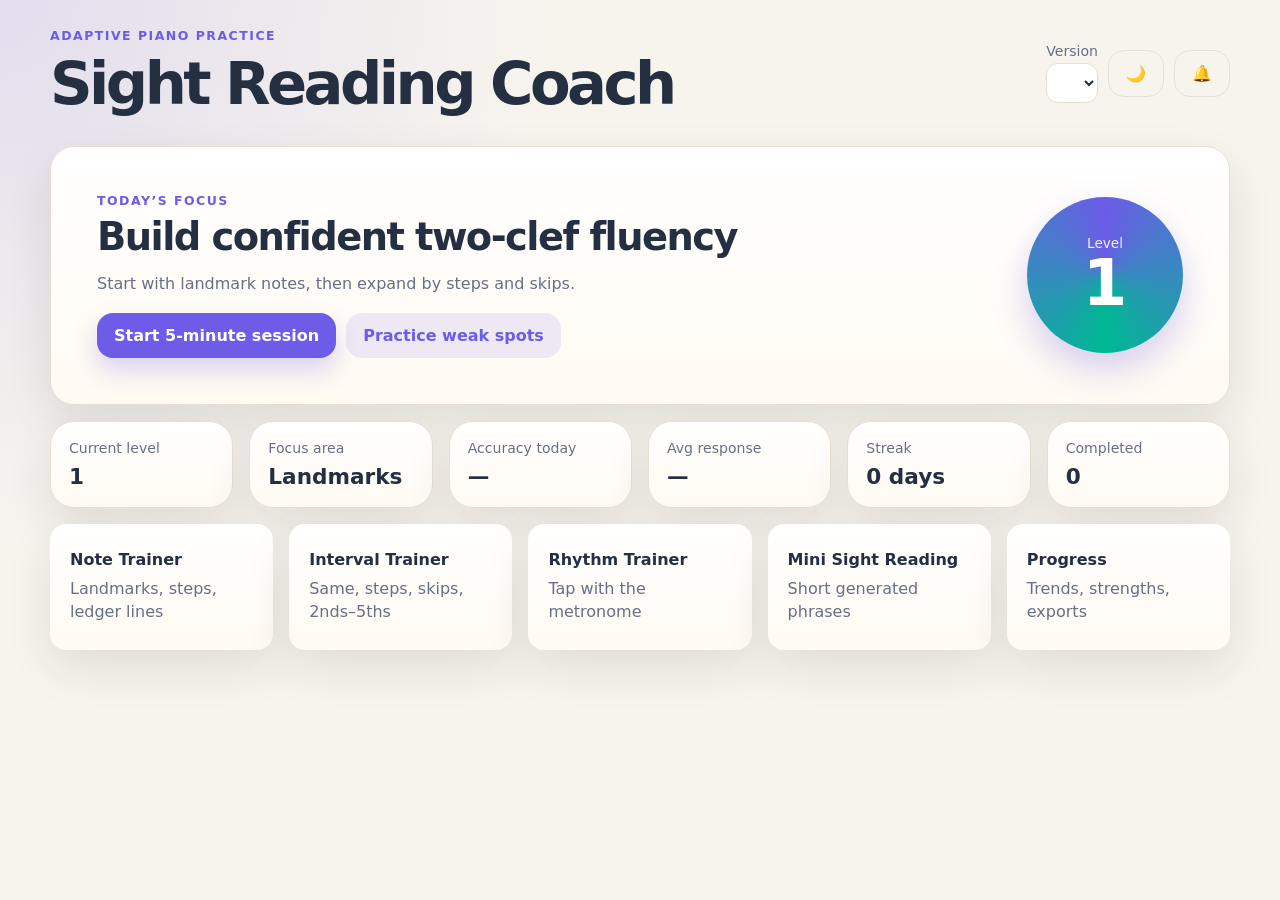
<file: index.html>
<!DOCTYPE html>
<html lang="en">
<head>
  <meta charset="UTF-8" />
  <meta name="viewport" content="width=device-width, initial-scale=1.0" />
  <title>Sight Reading Coach</title>
  <link rel="stylesheet" href="styles.css" />
</head>
<body>
  <div class="app-shell">
    <header class="topbar">
      <div>
        <p class="eyebrow">Adaptive piano practice</p>
        <h1>Sight Reading Coach</h1>
      </div>
      <div class="top-actions">
        <label class="version-picker">Version
          <select id="versionSelect" aria-label="Switch app version"></select>
        </label>
        <button id="themeToggle" class="ghost-btn" type="button" aria-label="Toggle dark or light mode">🌙</button>
        <button id="soundToggle" class="ghost-btn" type="button" aria-label="Toggle sound">🔔</button>
      </div>
    </header>

    <main>
      <section id="dashboard" class="view active" aria-labelledby="dashboardTitle">
        <div class="hero card">
          <div>
            <p class="eyebrow">Today’s focus</p>
            <h2 id="dashboardTitle">Build confident two-clef fluency</h2>
            <p id="suggestionText" class="muted">Start with landmark notes, then expand by steps and skips.</p>
            <div class="hero-actions">
              <button id="startSessionBtn" class="primary-btn" type="button">Start 5-minute session</button>
              <button id="weakSpotsBtn" class="secondary-btn" type="button">Practice weak spots</button>
            </div>
          </div>
          <div class="level-ring" aria-label="Current level">
            <span>Level</span>
            <strong id="levelRing">1</strong>
          </div>
        </div>

        <div class="stats-grid" aria-label="Practice summary">
          <article class="stat-card"><span>Current level</span><strong id="statLevel">1</strong></article>
          <article class="stat-card"><span>Focus area</span><strong id="statFocus">Landmarks</strong></article>
          <article class="stat-card"><span>Accuracy today</span><strong id="statAccuracy">—</strong></article>
          <article class="stat-card"><span>Avg response</span><strong id="statResponse">—</strong></article>
          <article class="stat-card"><span>Streak</span><strong id="statStreak">0 days</strong></article>
          <article class="stat-card"><span>Completed</span><strong id="statCompleted">0</strong></article>
        </div>

        <nav class="mode-grid" aria-label="Quick practice modes">
          <button data-mode="note" class="mode-card"><strong>Note Trainer</strong><span>Landmarks, steps, ledger lines</span></button>
          <button data-mode="interval" class="mode-card"><strong>Interval Trainer</strong><span>Same, steps, skips, 2nds–5ths</span></button>
          <button data-mode="rhythm" class="mode-card"><strong>Rhythm Trainer</strong><span>Tap with the metronome</span></button>
          <button data-mode="sight" class="mode-card"><strong>Mini Sight Reading</strong><span>Short generated phrases</span></button>
          <button data-mode="progress" class="mode-card"><strong>Progress</strong><span>Trends, strengths, exports</span></button>
        </nav>
      </section>

      <section id="practice" class="view" aria-live="polite">
        <div class="practice-layout">
          <article class="card trainer-card">
            <div class="trainer-header">
              <div>
                <p id="modeLabel" class="eyebrow">Note Trainer</p>
                <h2 id="promptText">Name the note</h2>
              </div>
              <div class="session-pill" id="sessionPill">Free practice</div>
            </div>
            <div id="notationArea" class="notation-area" role="img" aria-label="Music notation exercise"></div>
            <div id="phraseProgress" class="phrase-progress hidden" aria-label="Phrase progress"></div>
            <div id="answerArea" class="answer-area"></div>
            <div id="feedback" class="feedback neutral">Choose an answer to begin.</div>
            <div class="trainer-actions">
              <button id="explainBtn" class="ghost-btn" type="button">Explain this note</button>
              <button id="nextBtn" class="secondary-btn" type="button">Next</button>
              <button id="endSessionBtn" class="ghost-btn" type="button">Back to dashboard</button>
            </div>
          </article>
          <aside class="card coach-card">
            <h3>Coach tip</h3>
            <p id="coachTip">Use landmark notes first: Middle C, Treble G, and Bass F. Then read by distance.</p>
            <label>Manual level override
              <select id="levelOverride" aria-label="Manual level override"></select>
            </label>
            <div class="mini-keyboard" aria-hidden="true">
              <span>C</span><span>D</span><span>E</span><span>F</span><span>G</span><span>A</span><span>B</span>
            </div>
          </aside>
        </div>
      </section>

      <section id="progressView" class="view">
        <div class="section-title">
          <div><p class="eyebrow">Analytics</p><h2>Progress dashboard</h2></div>
          <button id="backFromProgress" class="secondary-btn" type="button">Back</button>
        </div>
        <div class="progress-grid">
          <article class="card"><h3>Recent accuracy</h3><div id="accuracyChart" class="bar-chart"></div></article>
          <article class="card"><h3>Response time trend</h3><div id="timeChart" class="bar-chart"></div></article>
          <article class="card"><h3>Strongest notes</h3><ul id="strongNotes" class="insight-list"></ul></article>
          <article class="card"><h3>Needs review</h3><ul id="weakNotes" class="insight-list"></ul></article>
          <article class="card"><h3>Clef fluency</h3><p id="clefSummary" class="muted"></p></article>
          <article class="card"><h3>Next-level projection</h3><p id="projectionText" class="muted"></p></article>
        </div>
        <div class="settings card">
          <h3>Settings and data</h3>
          <div class="settings-row">
            <button id="exportBtn" class="secondary-btn" type="button">Export Progress JSON</button>
            <label class="import-label">Import Progress JSON<input id="importInput" type="file" accept="application/json" /></label>
            <button id="resetBtn" class="danger-btn" type="button">Reset Progress</button>
          </div>
        </div>
      </section>

      <section id="summaryView" class="view">
        <article class="card summary-card">
          <p class="eyebrow">Session complete</p>
          <h2>Great practice!</h2>
          <div id="sessionSummary" class="summary-grid"></div>
          <button id="summaryHomeBtn" class="primary-btn" type="button">Return to dashboard</button>
        </article>
      </section>
    </main>
  </div>

  <template id="answerButtonTemplate"><button class="answer-btn" type="button"></button></template>
  <script src="app.js"></script>
</body>
</html>
</file>
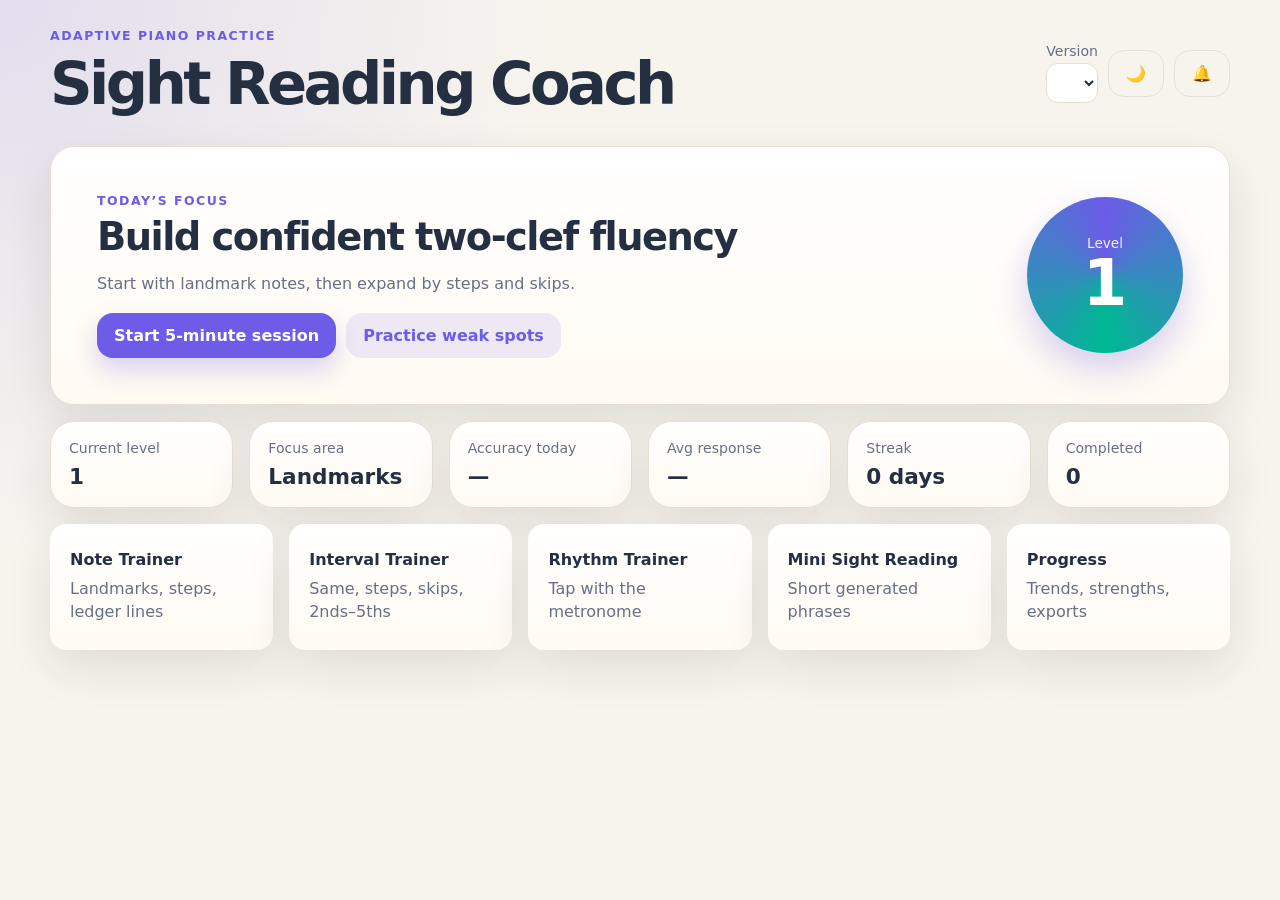
<file: archive/index.html>
<!DOCTYPE html>
<html lang="en">
<head>
  <meta charset="UTF-8">
  <meta name="viewport" content="width=device-width, initial-scale=1.0">
  <meta http-equiv="refresh" content="0; url=../index.html">
  <title>Return to Sight Reading Coach</title>
  <style>body{font-family:system-ui,sans-serif;background:#f7f4ee;color:#243042;display:grid;place-items:center;min-height:100vh;margin:0}.card{background:white;border-radius:24px;padding:32px;box-shadow:0 18px 45px rgba(0,0,0,.1)}a{color:#6c5ce7;font-weight:800}</style>
</head>
<body><main class="card"><h1>Returning to Sight Reading Coach…</h1><p>If you are not redirected, <a href="../index.html">open the current version</a>.</p></main></body>
</html>
</file>
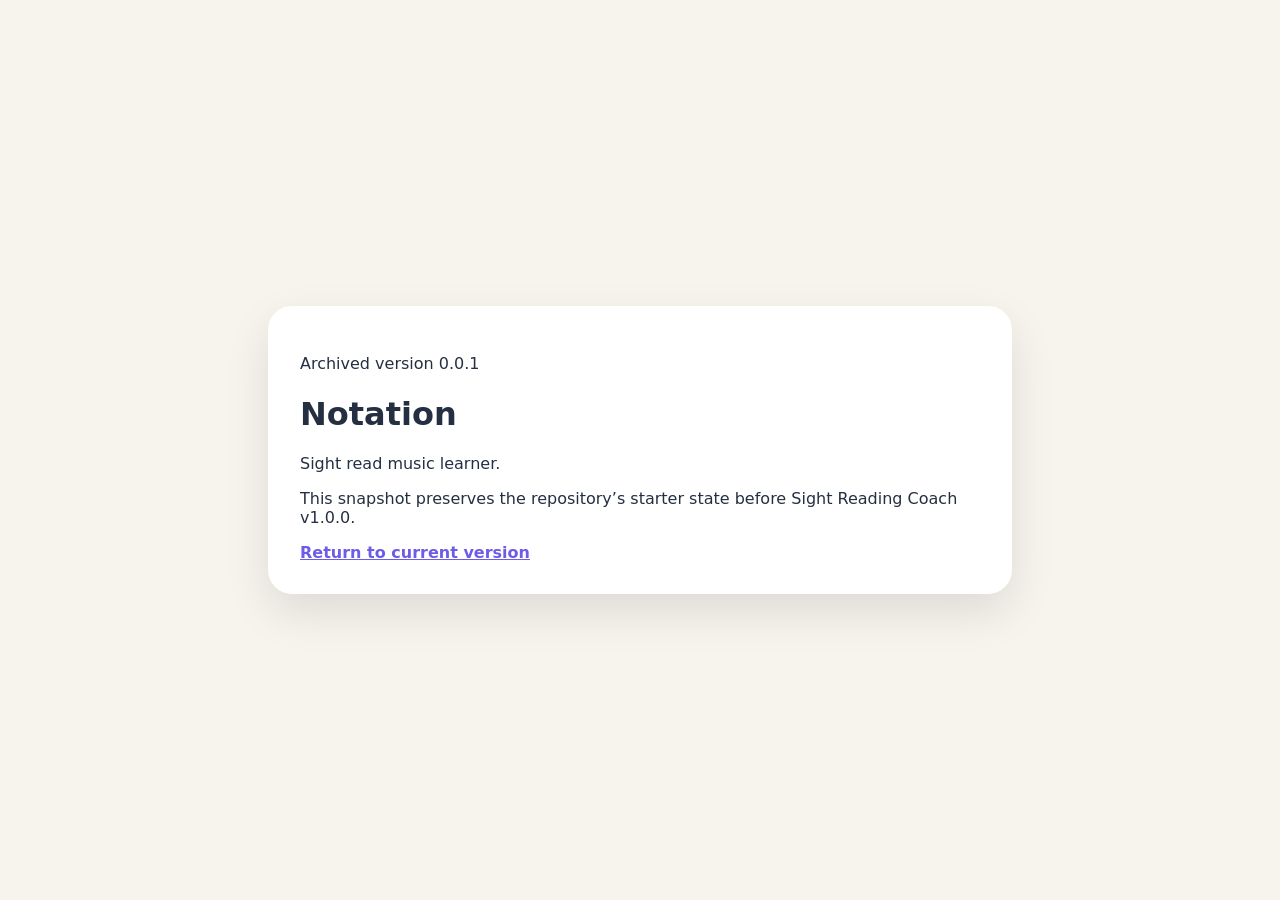
<file: archive/v0.0.1/index.html>
<!DOCTYPE html>
<html lang="en">
<head><meta charset="UTF-8"><meta name="viewport" content="width=device-width, initial-scale=1.0"><title>Notation v0.0.1 Archive</title><style>body{font-family:system-ui,sans-serif;background:#f7f4ee;color:#243042;display:grid;place-items:center;min-height:100vh;margin:0}.card{max-width:680px;background:white;border-radius:24px;padding:32px;box-shadow:0 18px 45px rgba(0,0,0,.1)}a{color:#6c5ce7;font-weight:800}</style></head>
<body><main class="card"><p>Archived version 0.0.1</p><h1>Notation</h1><p>Sight read music learner.</p><p>This snapshot preserves the repository’s starter state before Sight Reading Coach v1.0.0.</p><a href="../../index.html">Return to current version</a></main></body>
</html>
</file>
<file: styles.css>
:root {
  color-scheme: light;
  --bg: #f7f4ee;
  --panel: #fffaf2;
  --panel-strong: #ffffff;
  --text: #243042;
  --muted: #667085;
  --brand: #6c5ce7;
  --brand-2: #00b894;
  --danger: #d92d20;
  --line: #e7dfd3;
  --shadow: 0 18px 45px rgba(41, 31, 12, .10);
  --radius: 24px;
}

body.dark {
  color-scheme: dark;
  --bg: #111827;
  --panel: #182235;
  --panel-strong: #202b41;
  --text: #f8fafc;
  --muted: #b8c2d8;
  --brand: #a78bfa;
  --brand-2: #34d399;
  --danger: #fb7185;
  --line: #334155;
  --shadow: 0 18px 45px rgba(0, 0, 0, .25);
}

* { box-sizing: border-box; }
body {
  margin: 0;
  min-height: 100vh;
  background: radial-gradient(circle at top left, rgba(108, 92, 231, .15), transparent 34rem), var(--bg);
  color: var(--text);
  font-family: Inter, ui-sans-serif, system-ui, -apple-system, BlinkMacSystemFont, "Segoe UI", sans-serif;
}
button, select, input { font: inherit; }
button { cursor: pointer; }
.app-shell { width: min(1180px, calc(100% - 32px)); margin: 0 auto; padding: 28px 0 44px; }
.topbar { display: flex; justify-content: space-between; gap: 16px; align-items: center; margin-bottom: 28px; }
h1, h2, h3, p { margin-top: 0; }
h1 { margin-bottom: 0; font-size: clamp(2rem, 5vw, 3.7rem); letter-spacing: -.06em; }
h2 { font-size: clamp(1.6rem, 3vw, 2.55rem); letter-spacing: -.04em; margin-bottom: 12px; }
h3 { margin-bottom: 12px; }
.eyebrow { color: var(--brand); text-transform: uppercase; font-size: .78rem; font-weight: 800; letter-spacing: .12em; margin-bottom: 6px; }
.muted { color: var(--muted); line-height: 1.6; }
.top-actions, .hero-actions, .trainer-actions, .settings-row { display: flex; gap: 10px; align-items: center; flex-wrap: wrap; }
.version-picker { color: var(--muted); font-size: .88rem; display: grid; gap: 4px; }
select, .import-label { border: 1px solid var(--line); background: var(--panel-strong); color: var(--text); border-radius: 12px; padding: 10px 12px; }
.import-label input { display: none; }
.card, .stat-card, .mode-card { background: linear-gradient(180deg, var(--panel-strong), var(--panel)); border: 1px solid var(--line); border-radius: var(--radius); box-shadow: var(--shadow); }
.hero { display: flex; justify-content: space-between; align-items: center; gap: 24px; padding: clamp(24px, 5vw, 46px); }
.level-ring { width: 156px; height: 156px; border-radius: 999px; background: conic-gradient(var(--brand), var(--brand-2), var(--brand)); display: grid; place-content: center; text-align: center; color: white; flex: none; box-shadow: 0 16px 34px rgba(108, 92, 231, .28); }
.level-ring span { font-size: .85rem; opacity: .9; }
.level-ring strong { font-size: 4rem; line-height: 1; }
.primary-btn, .secondary-btn, .ghost-btn, .danger-btn, .answer-btn, .mode-card { border: 0; border-radius: 16px; padding: 13px 17px; font-weight: 800; transition: transform .16s ease, box-shadow .16s ease, background .16s ease; }
.primary-btn { background: var(--brand); color: white; box-shadow: 0 12px 24px rgba(108, 92, 231, .25); }
.secondary-btn { background: rgba(108, 92, 231, .12); color: var(--brand); }
.ghost-btn { background: transparent; border: 1px solid var(--line); color: var(--text); }
.danger-btn { background: rgba(217, 45, 32, .12); color: var(--danger); }
button:hover { transform: translateY(-1px); }
.stats-grid, .mode-grid, .progress-grid, .summary-grid { display: grid; gap: 16px; margin-top: 16px; }
.stats-grid { grid-template-columns: repeat(6, 1fr); }
.stat-card { padding: 18px; }
.stat-card span { display: block; color: var(--muted); font-size: .88rem; margin-bottom: 8px; }
.stat-card strong { font-size: 1.35rem; }
.mode-grid { grid-template-columns: repeat(5, 1fr); }
.mode-card { text-align: left; color: var(--text); padding: 20px; min-height: 126px; }
.mode-card span { display: block; color: var(--muted); margin-top: 8px; line-height: 1.45; font-weight: 500; }
.view { display: none; }
.view.active { display: block; }
.practice-layout { display: grid; grid-template-columns: minmax(0, 1fr) 320px; gap: 18px; }
.trainer-card, .coach-card, .settings, .summary-card { padding: 24px; }
.trainer-header, .section-title { display: flex; justify-content: space-between; gap: 16px; align-items: start; }
.session-pill { background: rgba(0, 184, 148, .13); color: var(--brand-2); border-radius: 999px; padding: 9px 12px; font-weight: 800; }
.notation-area { background: rgba(255,255,255,.45); border: 1px dashed var(--line); border-radius: 18px; min-height: 250px; display: grid; place-items: center; overflow: hidden; }
body.dark .notation-area { background: rgba(15, 23, 42, .45); }
.notation-area svg { width: 100%; max-width: 760px; height: auto; }
.answer-area { display: flex; justify-content: center; flex-wrap: wrap; gap: 10px; margin: 20px 0; }
.answer-btn { min-width: 62px; background: var(--panel-strong); color: var(--text); border: 1px solid var(--line); font-size: 1.1rem; }
.answer-btn.correct { background: rgba(0, 184, 148, .16); color: #00835f; border-color: rgba(0,184,148,.4); }
.answer-btn.wrong { background: rgba(217,45,32,.14); color: var(--danger); border-color: rgba(217,45,32,.3); }
.feedback { border-radius: 16px; padding: 14px 16px; line-height: 1.5; border: 1px solid var(--line); }
.feedback.good { background: rgba(0,184,148,.14); border-color: rgba(0,184,148,.32); }
.feedback.bad { background: rgba(217,45,32,.12); border-color: rgba(217,45,32,.28); }
.feedback.neutral { background: rgba(108,92,231,.08); }
.coach-card label { display: grid; gap: 8px; margin: 18px 0; color: var(--muted); font-weight: 700; }
.mini-keyboard { display: grid; grid-template-columns: repeat(7, 1fr); gap: 4px; margin-top: 16px; }
.mini-keyboard span { background: var(--panel-strong); border: 1px solid var(--line); border-radius: 0 0 10px 10px; padding: 18px 0; text-align: center; font-weight: 800; }
.phrase-progress { display: flex; gap: 6px; justify-content: center; margin-top: 12px; }
.phrase-dot { width: 11px; height: 11px; border-radius: 999px; background: var(--line); }
.phrase-dot.done { background: var(--brand-2); }
.phrase-dot.current { background: var(--brand); transform: scale(1.2); }
.hidden { display: none !important; }
.progress-grid { grid-template-columns: repeat(3, 1fr); }
.bar-chart { display: flex; align-items: end; gap: 8px; height: 150px; padding-top: 10px; }
.bar { flex: 1; min-width: 18px; background: linear-gradient(180deg, var(--brand), var(--brand-2)); border-radius: 10px 10px 3px 3px; position: relative; }
.bar span { position: absolute; bottom: -24px; left: 50%; transform: translateX(-50%); font-size: .72rem; color: var(--muted); }
.insight-list { padding-left: 18px; line-height: 1.8; color: var(--muted); }
.summary-card { max-width: 760px; margin: 30px auto; text-align: center; }
.summary-grid { grid-template-columns: repeat(2, 1fr); text-align: left; margin-bottom: 20px; }
.summary-grid div { background: rgba(108,92,231,.08); padding: 16px; border-radius: 16px; }
.rhythm-pulse { width: 120px; height: 120px; border-radius: 999px; background: rgba(108,92,231,.15); display: grid; place-items: center; margin: 12px auto; font-weight: 900; font-size: 2rem; transition: transform .12s ease, background .12s ease; }
.rhythm-pulse.on { transform: scale(1.08); background: rgba(0,184,148,.24); }
@media (max-width: 920px) { .stats-grid { grid-template-columns: repeat(3, 1fr); } .mode-grid, .progress-grid { grid-template-columns: repeat(2, 1fr); } .practice-layout { grid-template-columns: 1fr; } }
@media (max-width: 640px) { .app-shell { width: min(100% - 18px, 1180px); padding-top: 16px; } .topbar, .hero, .trainer-header, .section-title { flex-direction: column; align-items: stretch; } .level-ring { width: 120px; height: 120px; } .stats-grid, .mode-grid, .progress-grid, .summary-grid { grid-template-columns: 1fr; } .top-actions { justify-content: space-between; } .answer-btn { flex: 1 0 24%; } }
</file>
